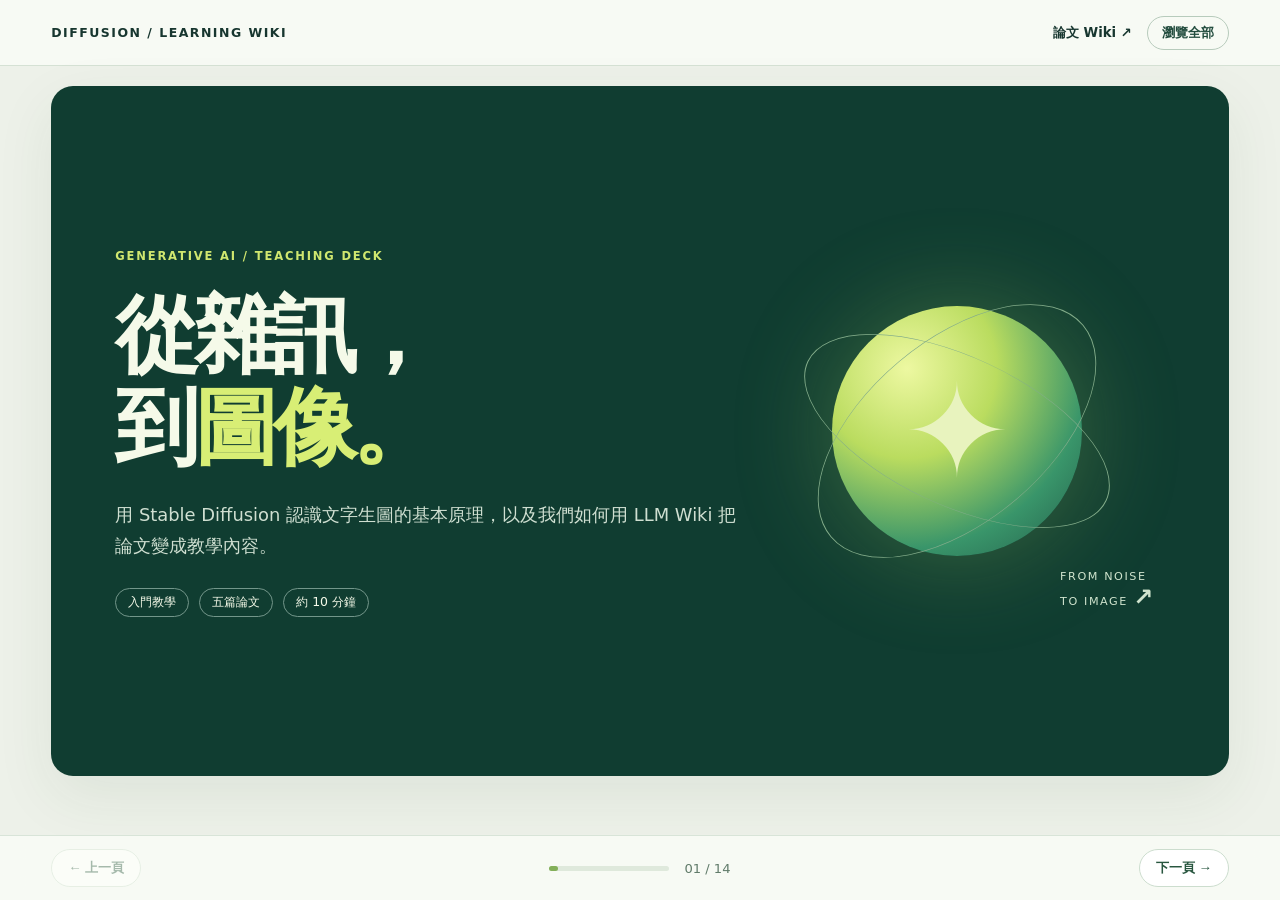
<file: docs/index.html>
<!doctype html><html lang="zh-Hant"><head><meta charset="utf-8"><meta name="viewport" content="width=device-width,initial-scale=1"><title>從雜訊到圖像｜Stable Diffusion 教學簡報</title><link rel="stylesheet" href="slides.css"><script defer src="slides.js"></script></head><body><header class="topbar"><div class="brand">DIFFUSION / LEARNING WIKI</div><nav class="toplinks" aria-label="頁面導覽"><a href="wiki.html">論文 Wiki ↗</a><button id="overview" type="button" aria-pressed="false">瀏覽全部</button></nav></header><main class="stage"><section class="slide cover" id="slide-1" aria-label="第 1 頁：封面" aria-hidden="false"><div class="hero"><div><span class="eyebrow">GENERATIVE AI  /  TEACHING DECK</span><h1>從雜訊，<br>到<span>圖像。</span></h1><p class="lead">用 Stable Diffusion 認識文字生圖的基本原理，以及我們如何用 LLM Wiki 把論文變成教學內容。</p><div class="tags"><span>入門教學</span><span>五篇論文</span><span>約 10 分鐘</span></div></div><div class="hero-art" aria-label="從雜訊到圖像的概念插畫"><div class="orbit a"></div><div class="orbit b"></div><div class="orb"><span>✦</span></div><div class="art-label">FROM NOISE<br>TO IMAGE <b>↗</b></div></div></div></section><section class="slide " id="slide-2" aria-label="第 2 頁：學習地圖" aria-hidden="true"><div class="eyebrow">01 / WHAT YOU WILL LEARN</div><h2>這份簡報會帶你理解什麼？</h2><p class="intro">先看整體，再逐步拆開模型。最後回到 Wiki，看看內容是怎麼被整理與檢查的。</p><div class="card-grid three"><article class="card"><b class="index">01</b><h3>為什麼是雜訊？</h3><p>認識訓練時加噪，以及生成時反覆去噪。</p></article><article class="card"><b class="index">02</b><h3>文字怎麼影響畫面？</h3><p>理解文字編碼、潛空間與交叉注意力。</p></article><article class="card"><b class="index">03</b><h3>論文如何變成簡報？</h3><p>看五篇資料、檢查迴圈與實際修正紀錄。</p></article></div></section><section class="slide " id="slide-3" aria-label="第 3 頁：整體流程" aria-hidden="true"><div class="eyebrow">02 / THE BIG PICTURE</div><h2>一句話如何變成一張圖？</h2><p class="intro">以下以早期 Stable Diffusion 類型的潛在擴散架構為例；不同版本可能採用不同元件。</p><div class="pipeline"><div><i>01</i><strong>文字提示</strong><small>「窗邊的橘貓」</small></div><b>→</b><div><i>02</i><strong>文字編碼</strong><small>轉成數值表示</small></div><b>→</b><div><i>03</i><strong>潛空間去噪</strong><small>反覆調整雜訊</small></div><b>→</b><div><i>04</i><strong>解碼器</strong><small>轉成可見圖片</small></div></div><div class="callout"><b>先記住：</b>文字提供方向；從隨機雜訊到結果，需要模型反覆運算。</div><div class="citations">資料來源： <a href="wiki.html#paper-2">[2]</a> <a href="wiki.html#paper-3">[3]</a></div></section><section class="slide " id="slide-4" aria-label="第 4 頁：訓練與生成" aria-hidden="true"><div class="eyebrow">03 / TWO DIRECTIONS</div><h2>先分清楚：訓練與生成</h2><div class="two"><article class="compare"><span class="pill">TRAINING · 訓練</span><h3>學會如何去噪</h3><div class="mini-flow"><span>原始圖片</span><b>→</b><span>加上雜訊</span><b>→</b><span>學習預測</span></div><p>對訓練圖片加入不同程度的雜訊，讓模型學會預測加入的雜訊。</p></article><article class="compare dark"><span class="pill">GENERATION · 生成</span><h3>用學到的方法畫圖</h3><div class="mini-flow"><span>隨機雜訊</span><b>→</b><span>逐步去噪</span><b>→</b><span>產生圖片</span></div><p>使用已訓練好的模型，從新的隨機雜訊反覆取樣；它並不是在修復某一張指定的原圖。</p></article></div><div class="citations">資料來源： <a href="wiki.html#paper-1">[1]</a></div></section><section class="slide " id="slide-5" aria-label="第 5 頁：擴散模型" aria-hidden="true"><div class="eyebrow">04 / DIFFUSION</div><h2>為什麼要從雜訊開始？</h2><div class="visual-pair"><div class="noise-story"><div class="noise n1"></div><span>→</span><div class="noise n2"></div><span>→</span><div class="noise n3"><b>✦</b></div></div><div><h3>把複雜任務拆成許多小步</h3><p>DDPM 訓練模型預測雜訊；生成時，模型在每一個時間步估計調整方向，逐步得到有結構的結果。</p><div class="note">左側是概念示意，不是模型的真實中間輸出。</div></div></div><div class="citations">資料來源： <a href="wiki.html#paper-1">[1]</a></div></section><section class="slide " id="slide-6" aria-label="第 6 頁：潛空間" aria-hidden="true"><div class="eyebrow">05 / LATENT SPACE</div><h2>不直接畫在完整像素上</h2><div class="visual-pair"><div><div class="latent-vis"><div class="big-grid"><span>完整圖片</span></div><b>→</b><div class="small-grid"><span>潛在表示</span></div><b>→</b><div class="big-grid out"><span>解碼圖片</span></div></div></div><div><h3>先壓縮，再去噪</h3><p>自編碼器學會將圖片壓縮為較小的潛在表示；擴散過程在這個空間進行，最後由解碼器轉回圖片。</p><div class="note">壓縮可降低計算負擔，但太多壓縮也可能損失細節。</div></div></div><div class="citations">資料來源： <a href="wiki.html#paper-2">[2]</a></div></section><section class="slide " id="slide-7" aria-label="第 7 頁：文字與注意力" aria-hidden="true"><div class="eyebrow">06 / TEXT CONDITIONING</div><h2>「橘貓」如何影響生成？</h2><div class="card-grid three"><article class="card"><span class="pill">INPUT</span><h3>提示詞</h3><p>例如：「一隻橘貓，坐在窗邊，陽光灑進房間」。</p></article><article class="card"><span class="pill">ENCODE</span><h3>文字編碼</h3><p>文字編碼器把描述轉成數值表示；部分早期版本使用 CLIP 文字編碼器。</p></article><article class="card"><span class="pill">GUIDE</span><h3>交叉注意力</h3><p>讓去噪網路在處理圖像表示時，利用文字條件調整生成方向。</p></article></div><div class="callout"><b>注意：</b>CLIP 本身不是圖片生成器；它的文字編碼器可作為部分模型的元件。</div><div class="citations">資料來源： <a href="wiki.html#paper-2">[2]</a> <a href="wiki.html#paper-3">[3]</a></div></section><section class="slide " id="slide-8" aria-label="第 8 頁：CFG" aria-hidden="true"><div class="eyebrow">07 / GUIDANCE SCALE</div><h2>更聽話，一定更好嗎？</h2><div class="visual-pair"><div class="meter"><div class="meter-head"><b>文字引導強度</b><span>示意，不是建議數值</span></div><div class="meter-line"><i></i></div><div class="meter-label"><span>較弱</span><span>適中</span><span>較強</span></div></div><div><h3>無分類器引導 CFG</h3><p>結合有條件與無條件預測，調整文字條件對取樣的影響。引導強度可能改變提示詞遵循程度、品質與多樣性。</p><div class="note">效果視模型、提示詞與參數而定，並非數值越高越好。</div></div></div><div class="citations">資料來源： <a href="wiki.html#paper-4">[4]</a></div></section><section class="slide " id="slide-9" aria-label="第 9 頁：比較 Imagen" aria-hidden="true"><div class="eyebrow">08 / MODEL COMPARISON</div><h2>同樣文字生圖，也能有不同設計</h2><div class="comparison"><div class="row head"><span>比較項目</span><span>Stable Diffusion 類型</span><span>Imagen 論文</span></div><div class="row"><b>主要想法</b><span>在壓縮後的潛空間擴散</span><span>文字條件擴散，並分階段超解析度放大</span></div><div class="row"><b>文字處理</b><span>部分早期版本使用 CLIP 文字編碼器</span><span>使用預訓練的 T5 文字編碼器</span></div><div class="row"><b>提醒</b><span>不同版本細節可能不同</span><span>Imagen 是獨立模型，不是 SD 的組件</span></div></div><div class="citations">資料來源： <a href="wiki.html#paper-2">[2]</a> <a href="wiki.html#paper-3">[3]</a> <a href="wiki.html#paper-5">[5]</a></div></section><section class="slide " id="slide-10" aria-label="第 10 頁：常見誤解" aria-hidden="true"><div class="eyebrow">09 / CHECK YOUR UNDERSTANDING</div><h2>快速檢查：這些說法正確嗎？</h2><div class="qa"><details><summary>生成就是把某張原圖上的雜訊擦乾淨？</summary><p>不是。訓練使用帶噪資料學習；一般生成時從新的隨機雜訊出發。特定的圖生圖或修補另有輸入圖片。</p></details><details><summary>所有 Stable Diffusion 版本都使用完全相同的文字編碼器？</summary><p>不是。架構與元件會因版本而不同，這裡的說明以部分早期版本為例。</p></details><details><summary>CFG 越高，圖片一定越好？</summary><p>不一定。品質、提示詞遵循與多樣性可能互相取捨，要看模型與設定。</p></details></div><p class="hint">點擊題目展開答案。</p><div class="citations">資料來源： <a href="wiki.html#paper-1">[1]</a> <a href="wiki.html#paper-2">[2]</a> <a href="wiki.html#paper-3">[3]</a> <a href="wiki.html#paper-4">[4]</a></div></section><section class="slide " id="slide-11" aria-label="第 11 頁：五篇文獻" aria-hidden="true"><div class="eyebrow">10 / THE KNOWLEDGE BASE</div><h2>背後不是一篇文章，而是五篇論文</h2><p class="intro">Wiki 先整理每篇論文，再把不同概念串起來。點擊引用可以查閱各篇來源與限制。</p><div class="paper-list"><div><b>01</b><span>DDPM</span><small>前向加噪與反向去噪</small></div><div><b>02</b><span>LDM</span><small>潛空間與文字條件</small></div><div><b>03</b><span>CLIP</span><small>圖文配對與表示學習</small></div><div><b>04</b><span>CFG</span><small>有條件與無條件引導</small></div><div><b>05</b><span>Imagen</span><small>另一種文字生圖設計</small></div></div><a class="inline-link" href="wiki.html">開啟完整 Wiki 與原文來源 ↗</a><div class="citations">資料來源： <a href="wiki.html#paper-1">[1]</a> <a href="wiki.html#paper-2">[2]</a> <a href="wiki.html#paper-3">[3]</a> <a href="wiki.html#paper-4">[4]</a> <a href="wiki.html#paper-5">[5]</a></div></section><section class="slide " id="slide-12" aria-label="第 12 頁：流程設計" aria-hidden="true"><div class="eyebrow">11 / LOOP & GRAPH</div><h2>從論文到簡報：怎麼避免錯誤？</h2><div class="pipeline process"><div><i>01</i><strong>取得原文</strong><small>確認能讀取</small></div><b>→</b><div><i>02</i><strong>整理 Wiki</strong><small>重點、來源、限制</small></div><b>→</b><div><i>03</i><strong>製作簡報</strong><small>根據 Wiki 撰寫</small></div><b>→</b><div><i>04</i><strong>檢查修正</strong><small>發現問題後重跑</small></div></div><div class="two compact"><div class="callout"><b>新增一篇論文：</b>重複取得、閱讀、整理與更新。</div><div class="callout"><b>簡報發現問題：</b>回查對應來源與 Wiki，只修正相關內容，再檢查。</div></div><p class="hint">這是流程設計；本次實作的是小型檢查 loop，沒有宣稱完成自動化多代理 Graph。</p></section><section class="slide " id="slide-13" aria-label="第 13 頁：實際檢查" aria-hidden="true"><div class="eyebrow">12 / ACTUAL CHECK</div><h2>我們實際發現了什麼？</h2><div class="timeline"><div><b>01</b><section><strong>第一輪：引用不夠好追查</strong><p>簡報有論文編號，但沒有直達各篇 Wiki 條目的連結。</p></section></div><div><b>02</b><section><strong>修正：加入論文錨點</strong><p>將引用連到對應論文頁，讓讀者可以查回來源。</p></section></div><div><b>03</b><section><strong>第二輪：重新執行程式檢查</strong><p>改版後重新執行檢查，相對連結、五篇引用覆蓋、筆記及 PDF 檔頭皆通過。</p></section></div></div><div class="note">機器檢查不等於內容完全正確；還需要審查來源忠實度與實際畫面。</div></section><section class="slide " id="slide-14" aria-label="第 14 頁：反思與結尾" aria-hidden="true"><div class="eyebrow">13 / REFLECTION</div><h2>把檢查，放到更前面</h2><div class="two"><article class="compare"><span class="pill">實際遇到</span><h3>原文取得受阻</h3><p>初次整理時，兩篇 PDF 因閱讀工具大小限制無法直接讀取，後來改查會議官方全文。</p></article><article class="compare dark"><span class="pill">流程調整</span><h3>先確認可讀再整理</h3><p>把原文可讀性檢查移到摘要前；引用檢查也放在交付前，避免錯誤一路帶到簡報。</p></article></div><p class="hint">我們沒有完整統計各節點的錯誤次數，因此不能斷言哪個節點最常出錯。</p><div class="endlinks"><a href="wiki.html">查看 Wiki 與五篇論文 ↗</a><a href="#slide-1">回到封面 ↑</a></div></section></main><nav class="controls" aria-label="投影片控制"><button type="button" id="prev">← 上一頁</button><div class="center-controls"><div class="progress" aria-hidden="true"><span id="progress"></span></div><span id="count" aria-live="polite">01 / 14</span></div><button type="button" id="next">下一頁 →</button></nav><noscript><style>.slide{display:flex;flex-direction:column;margin-bottom:20px}.controls{display:none}</style></noscript></body></html>
</file>
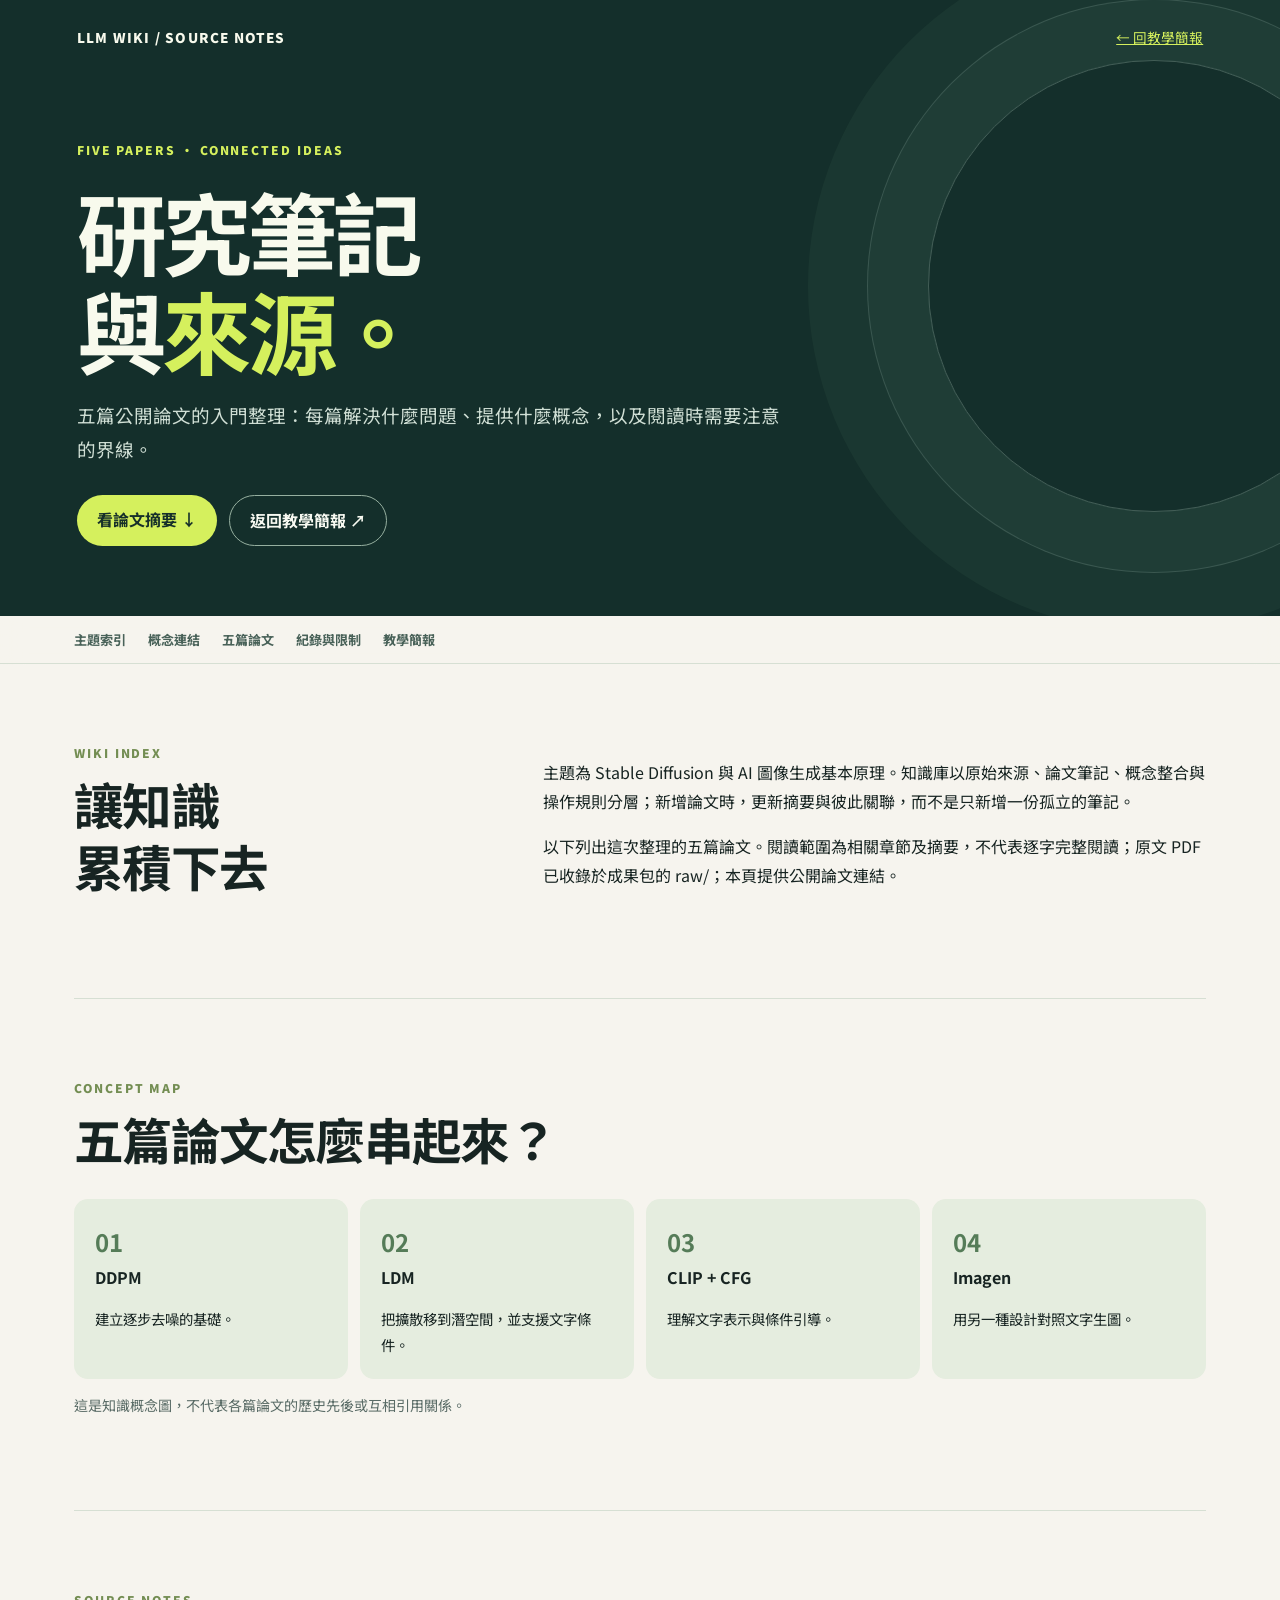
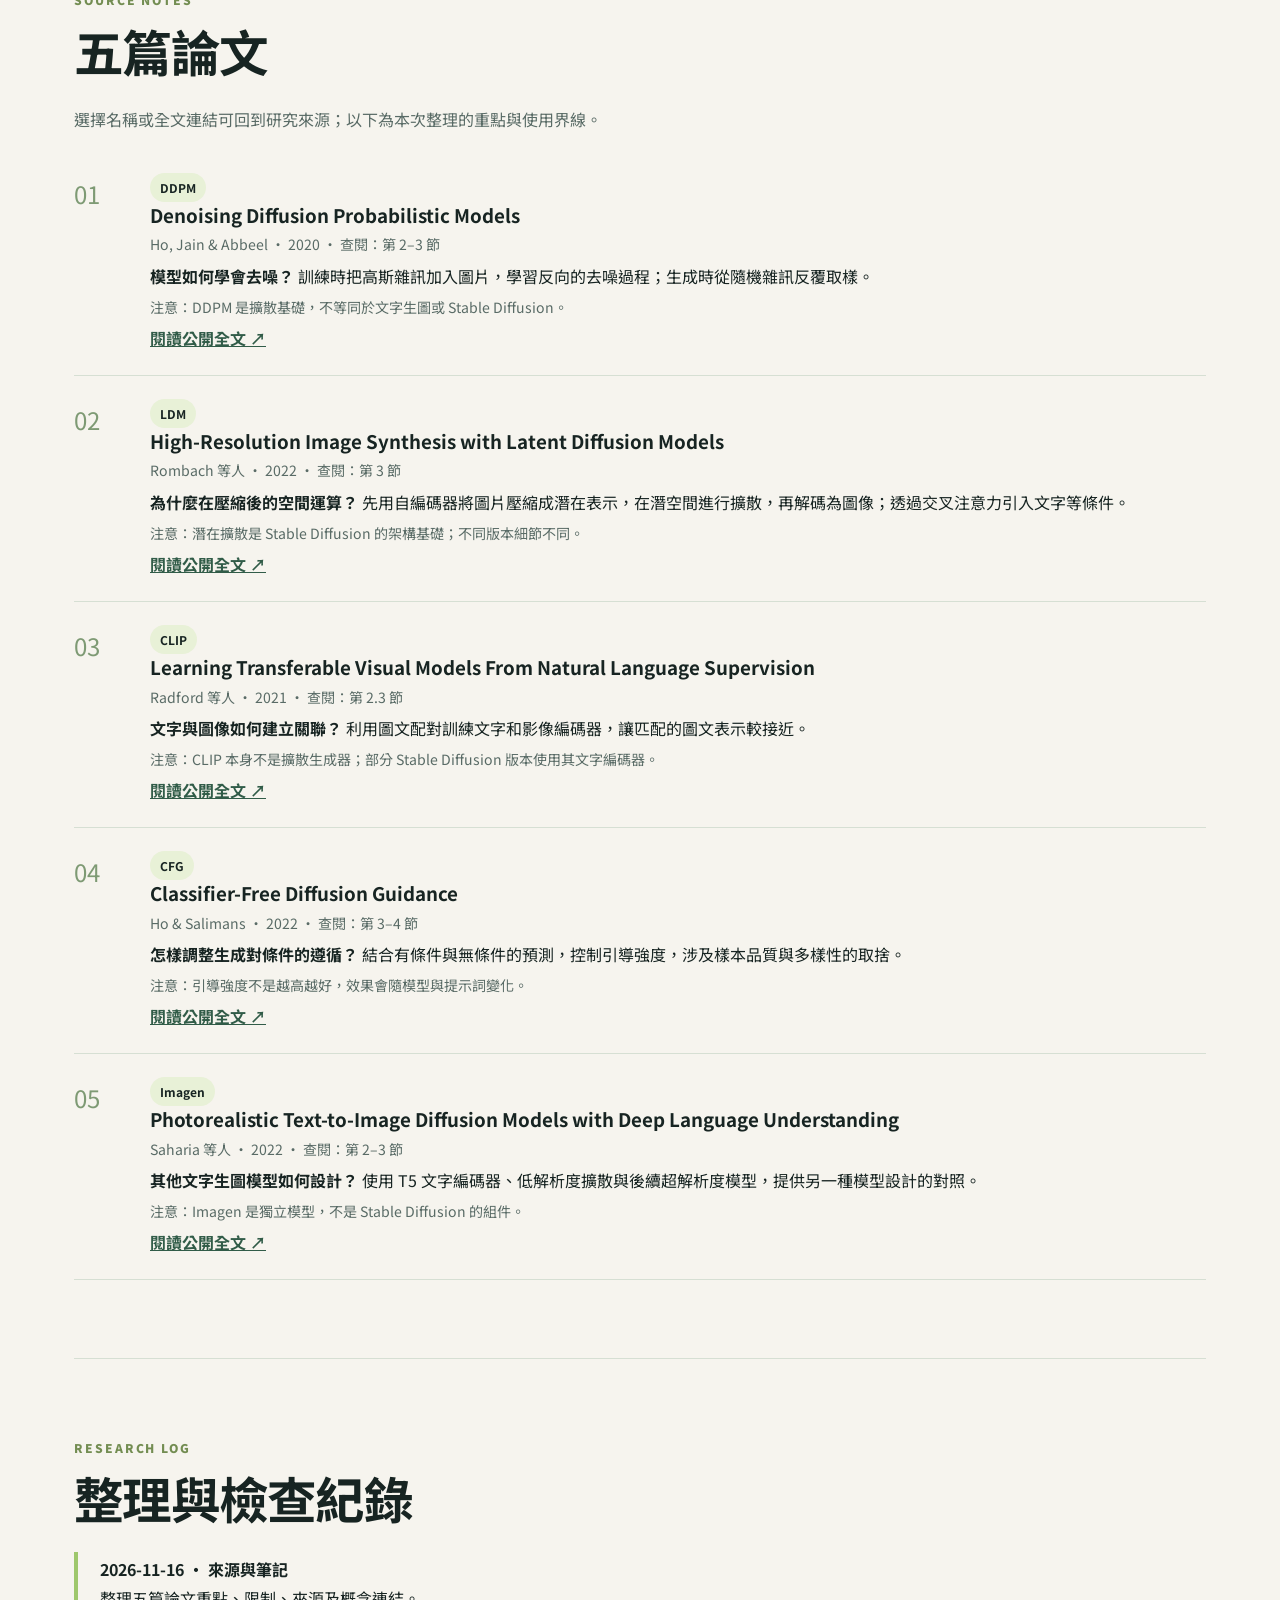
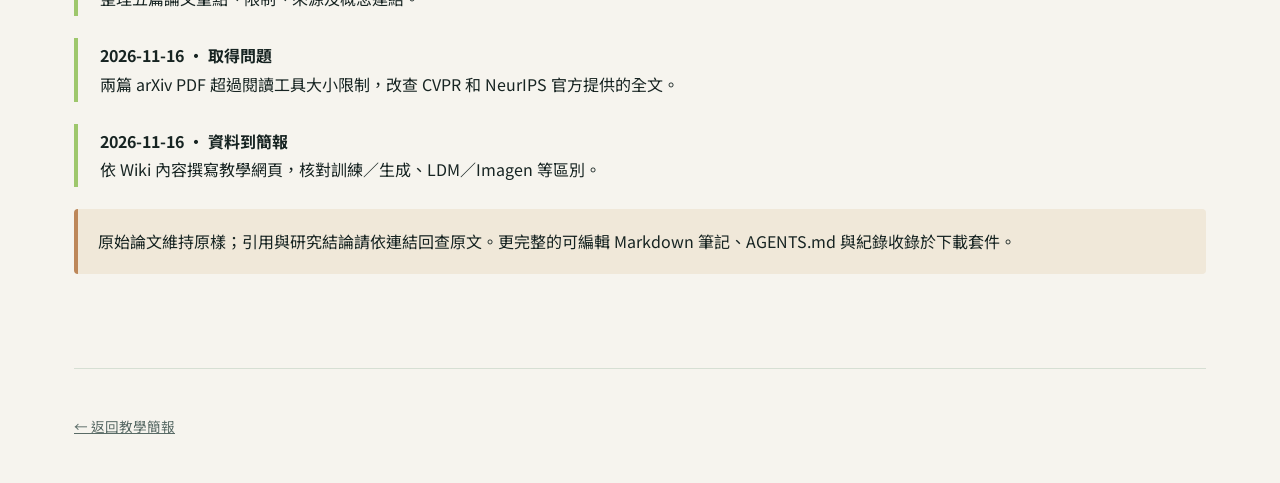
<file: docs/wiki.html>
<!doctype html><html lang="zh-Hant"><head><meta charset="utf-8"><meta name="viewport" content="width=device-width,initial-scale=1"><meta name="description" content="Stable Diffusion 教學與 LLM Wiki 作業成果"><link rel="stylesheet" href="style.css"><title>從雜訊到圖像｜論文筆記與來源</title></head><body><header><div class="top"><div class="mark">LLM WIKI / SOURCE NOTES</div><a href="index.html">← 回教學簡報</a></div><div class="hero"><div class="kicker">FIVE PAPERS · CONNECTED IDEAS</div><h1>研究筆記<br>與<em>來源。</em></h1><p class="lead">五篇公開論文的入門整理：每篇解決什麼問題、提供什麼概念，以及閱讀時需要注意的界線。</p><div class="buttons"><a class="btn" href="#papers">看論文摘要 ↓</a><a class="btn alt" href="index.html">返回教學簡報 ↗</a></div></div></header><nav class="nav" aria-label="Wiki 導覽"><a href="#index">主題索引</a><a href="#concept">概念連結</a><a href="#papers">五篇論文</a><a href="#record">紀錄與限制</a><a href="index.html">教學簡報</a></nav><main class="wrap"><section id="index" class="section split"><div><div class="label">WIKI INDEX</div><h2>讓知識<br>累積下去</h2></div><div><p>主題為 Stable Diffusion 與 AI 圖像生成基本原理。知識庫以原始來源、論文筆記、概念整合與操作規則分層；新增論文時，更新摘要與彼此關聯，而不是只新增一份孤立的筆記。</p><p>以下列出這次整理的五篇論文。閱讀範圍為相關章節及摘要，不代表逐字完整閱讀；原文 PDF 已收錄於成果包的 raw/；本頁提供公開論文連結。</p></div></section><section id="concept" class="section"><div class="label">CONCEPT MAP</div><h2>五篇論文怎麼串起來？</h2><div class="steps"><div class="step"><b>01</b><strong>DDPM</strong><p>建立逐步去噪的基礎。</p></div><div class="step"><b>02</b><strong>LDM</strong><p>把擴散移到潛空間，並支援文字條件。</p></div><div class="step"><b>03</b><strong>CLIP + CFG</strong><p>理解文字表示與條件引導。</p></div><div class="step"><b>04</b><strong>Imagen</strong><p>用另一種設計對照文字生圖。</p></div></div><p class="small">這是知識概念圖，不代表各篇論文的歷史先後或互相引用關係。</p></section><section id="papers" class="section"><div class="label">SOURCE NOTES</div><h2>五篇論文</h2><p class="sub">選擇名稱或全文連結可回到研究來源；以下為本次整理的重點與使用界線。</p><article class="paper"><div class="n" id="paper-1">01</div><div><span class="tag">DDPM</span><h3>Denoising Diffusion Probabilistic Models</h3><p class="small">Ho, Jain & Abbeel · 2020 · 查閱：第 2–3 節</p><p><b>模型如何學會去噪？</b> 訓練時把高斯雜訊加入圖片，學習反向的去噪過程；生成時從隨機雜訊反覆取樣。</p><p class="small">注意：DDPM 是擴散基礎，不等同於文字生圖或 Stable Diffusion。</p><a href="https://arxiv.org/pdf/2006.11239">閱讀公開全文 ↗</a></div></article><article class="paper"><div class="n" id="paper-2">02</div><div><span class="tag">LDM</span><h3>High-Resolution Image Synthesis with Latent Diffusion Models</h3><p class="small">Rombach 等人 · 2022 · 查閱：第 3 節</p><p><b>為什麼在壓縮後的空間運算？</b> 先用自編碼器將圖片壓縮成潛在表示，在潛空間進行擴散，再解碼為圖像；透過交叉注意力引入文字等條件。</p><p class="small">注意：潛在擴散是 Stable Diffusion 的架構基礎；不同版本細節不同。</p><a href="https://openaccess.thecvf.com/content/CVPR2022/papers/Rombach_High-Resolution_Image_Synthesis_With_Latent_Diffusion_Models_CVPR_2022_paper.pdf">閱讀公開全文 ↗</a></div></article><article class="paper"><div class="n" id="paper-3">03</div><div><span class="tag">CLIP</span><h3>Learning Transferable Visual Models From Natural Language Supervision</h3><p class="small">Radford 等人 · 2021 · 查閱：第 2.3 節</p><p><b>文字與圖像如何建立關聯？</b> 利用圖文配對訓練文字和影像編碼器，讓匹配的圖文表示較接近。</p><p class="small">注意：CLIP 本身不是擴散生成器；部分 Stable Diffusion 版本使用其文字編碼器。</p><a href="https://arxiv.org/pdf/2103.00020">閱讀公開全文 ↗</a></div></article><article class="paper"><div class="n" id="paper-4">04</div><div><span class="tag">CFG</span><h3>Classifier-Free Diffusion Guidance</h3><p class="small">Ho & Salimans · 2022 · 查閱：第 3–4 節</p><p><b>怎樣調整生成對條件的遵循？</b> 結合有條件與無條件的預測，控制引導強度，涉及樣本品質與多樣性的取捨。</p><p class="small">注意：引導強度不是越高越好，效果會隨模型與提示詞變化。</p><a href="https://arxiv.org/pdf/2207.12598">閱讀公開全文 ↗</a></div></article><article class="paper"><div class="n" id="paper-5">05</div><div><span class="tag">Imagen</span><h3>Photorealistic Text-to-Image Diffusion Models with Deep Language Understanding</h3><p class="small">Saharia 等人 · 2022 · 查閱：第 2–3 節</p><p><b>其他文字生圖模型如何設計？</b> 使用 T5 文字編碼器、低解析度擴散與後續超解析度模型，提供另一種模型設計的對照。</p><p class="small">注意：Imagen 是獨立模型，不是 Stable Diffusion 的組件。</p><a href="https://proceedings.neurips.cc/paper_files/paper/2022/file/ec795aeadae0b7d230fa35cbaf04c041-Paper-Conference.pdf">閱讀公開全文 ↗</a></div></article></section><section id="record" class="section"><div class="label">RESEARCH LOG</div><h2>整理與檢查紀錄</h2><div class="audit"><strong>2026-11-16 · 來源與筆記</strong>整理五篇論文重點、限制、來源及概念連結。</div><div class="audit"><strong>2026-11-16 · 取得問題</strong>兩篇 arXiv PDF 超過閱讀工具大小限制，改查 CVPR 和 NeurIPS 官方提供的全文。</div><div class="audit"><strong>2026-11-16 · 資料到簡報</strong>依 Wiki 內容撰寫教學網頁，核對訓練／生成、LDM／Imagen 等區別。</div><p class="note">原始論文維持原樣；引用與研究結論請依連結回查原文。更完整的可編輯 Markdown 筆記、AGENTS.md 與紀錄收錄於下載套件。</p></section><footer class="footer"><a href="index.html">← 返回教學簡報</a></footer></main></body></html>
</file>
<file: docs/slides.css>
*{box-sizing:border-box}html,body{margin:0;min-height:100%;font-family:system-ui,-apple-system,"Noto Sans TC",sans-serif;background:#edf1e9;color:#17362f}button,a,summary{touch-action:manipulation}a{color:inherit}button:focus-visible,a:focus-visible,summary:focus-visible{outline:3px solid #da814c;outline-offset:4px}.topbar{height:66px;padding:0 4vw;display:flex;align-items:center;justify-content:space-between;gap:20px;border-bottom:1px solid #d5e1d4;background:#f7faf4}.brand{font-weight:850;font-size:.78rem;letter-spacing:.12em}.toplinks{display:flex;align-items:center;gap:15px;font-size:.83rem;font-weight:700}.toplinks a{text-decoration:none}.toplinks button{border:1px solid #b7cbbc;border-radius:30px;padding:7px 14px;background:transparent;color:#224c3e;font-weight:700;cursor:pointer}.stage{max-width:1500px;margin:auto;padding:20px 4vw 76px}.slide{display:none;position:relative;min-height:min(690px,calc(100vh - 175px));border-radius:22px;background:#fff;box-shadow:0 20px 60px #274f2c14;padding:clamp(28px,5vw,72px);overflow:hidden}.slide.active{display:flex;flex-direction:column;justify-content:center}.slide.cover{background:#103d31;color:#f5fae9}.eyebrow{font-weight:850;letter-spacing:.16em;color:#759a50;font-size:.72rem}.cover .eyebrow{color:#d0e76f}h1{font-size:clamp(3.2rem,6.6vw,7rem);letter-spacing:-.06em;line-height:1.08;margin:26px 0}h1 span{color:#d8ee75}h2{font-size:clamp(2rem,3.5vw,3.65rem);letter-spacing:-.04em;line-height:1.2;margin:12px 0 17px}h3{font-size:clamp(1.2rem,1.6vw,1.55rem);line-height:1.35;margin:15px 0}p{font-size:clamp(1rem,1.12vw,1.14rem);line-height:1.75;margin:0}.intro{max-width:850px;color:#587269}.lead{color:#cfdfd1;max-width:650px;font-size:1.12rem}.hero{display:grid;grid-template-columns:1.2fr .8fr;align-items:center;gap:10px}.tags{display:flex;gap:10px;flex-wrap:wrap;margin-top:26px}.tags span{padding:5px 12px;border:1px solid #73968a;border-radius:50px;font-size:.78rem}.hero-art{height:390px;position:relative;display:grid;place-items:center}.orb{width:250px;height:250px;border-radius:50%;background:radial-gradient(circle at 30% 25%,#edf8a1,#badc5f 35%,#39956a 70%,#235c4a);box-shadow:0 0 100px #b8e76b42;display:grid;place-items:center}.orb span{font-size:8rem;color:#e8f3be}.orbit{position:absolute;width:330px;height:330px;border:1px solid #83ac8a;border-radius:50%;transform:rotate(25deg) scaleY(.45)}.orbit.b{transform:rotate(-40deg) scaleY(.55)}.art-label{position:absolute;bottom:15px;right:10px;color:#d0e4ce;letter-spacing:.14em;font-size:.7rem}.art-label b{font-size:1.5rem}.card-grid{display:grid;gap:16px;margin:32px 0 0}.three{grid-template-columns:repeat(3,minmax(0,1fr))}.card,.compare{border:1px solid #dfe9dc;background:#f7faf5;border-radius:16px;padding:25px}.card p,.compare p{color:#587269}.index{font-size:2rem;color:#9bbd65}.pill{background:#e5efda;color:#497648;font-size:.72rem;font-weight:800;letter-spacing:.08em;padding:6px 10px;border-radius:40px}.two{display:grid;grid-template-columns:1fr 1fr;gap:18px;margin-top:25px}.compare.dark{background:#163f34;color:#f2f8eb;border-color:#163f34}.compare.dark p{color:#cee0d3}.compare.dark .pill{background:#d7eb83;color:#31523b}.mini-flow{display:flex;align-items:center;gap:9px;flex-wrap:wrap;margin:28px 0}.mini-flow span{padding:9px 12px;border-radius:8px;background:#e6eee4;font-size:.85rem}.dark .mini-flow span{background:#315f4c}.mini-flow b{color:#8cb658}.pipeline{display:grid;grid-template-columns:1fr auto 1fr auto 1fr auto 1fr;gap:12px;align-items:stretch;margin:35px 0 8px}.pipeline>div{background:#eff5e9;border-radius:16px;padding:22px;display:flex;flex-direction:column;gap:10px;min-width:0}.pipeline>div i{font-style:normal;color:#83a956;font-size:.8rem;font-weight:900}.pipeline strong{font-size:1.15rem}.pipeline small{color:#607a6e}.pipeline>b{align-self:center;font-size:1.4rem;color:#81a866}.callout,.note{background:#edf4e4;border-left:4px solid #a6cc6a;padding:15px 20px;border-radius:4px;margin-top:28px;color:#365a4b}.note{background:#f5f0e5;border-color:#d4ae6f;font-size:.9rem}.visual-pair{display:grid;grid-template-columns:1fr 1fr;align-items:center;gap:45px;margin-top:20px}.noise-story,.latent-vis{background:#eef4e9;border-radius:20px;min-height:240px;display:flex;align-items:center;justify-content:center;gap:14px;padding:20px}.noise-story>span,.latent-vis>b{color:#7fa35b;font-size:1.5rem}.noise{width:25%;aspect-ratio:1;border-radius:12px;background-color:#596b60;background-image:repeating-conic-gradient(#c6d5ba 0 25%,#617667 0 50%);background-size:5px 5px}.n2{background-size:12px 12px;opacity:.7}.n3{display:grid;place-items:center;background:#c4df91}.n3 b{font-size:4rem;color:#486f51}.big-grid,.small-grid{height:150px;width:30%;background:linear-gradient(140deg,#85b786,#d7e99e);border-radius:12px;display:flex;align-items:end;padding:8px;color:#214c3b;font-size:.7rem;font-weight:800}.small-grid{width:21%;height:90px;background:#9ab97c}.out{background:linear-gradient(45deg,#8db591,#d5c79a)}.meter{background:#eaf2e6;border-radius:18px;padding:38px 30px}.meter-head,.meter-label{display:flex;justify-content:space-between;gap:5px}.meter-head span,.meter-label{font-size:.76rem;color:#70877a}.meter-line{height:12px;border-radius:20px;background:linear-gradient(90deg,#c4d9ab,#6ba878,#234e3d);margin:32px 0 12px;position:relative}.meter-line i{position:absolute;left:55%;top:-7px;width:26px;height:26px;background:white;border:4px solid #4c8c63;border-radius:50%}.comparison{border:1px solid #dce8da;border-radius:16px;overflow:hidden;margin-top:25px}.row{display:grid;grid-template-columns:.7fr 1.3fr 1.3fr}.row>*{padding:15px;border-bottom:1px solid #e5eee3;font-size:.94rem}.row.head{background:#163f34;color:#f7fbef;font-weight:800}.row:last-child>*{border-bottom:0}.qa{display:grid;gap:12px;margin-top:20px}.qa details{border:1px solid #dce8da;border-radius:12px;background:#f8fbf6;padding:14px 20px}.qa summary{cursor:pointer;font-weight:750}.qa details p{color:#587269;font-size:.95rem;padding:13px 0 2px}.hint{color:#748b7e;font-size:.82rem;margin-top:16px}.paper-list{display:grid;grid-template-columns:repeat(5,1fr);gap:10px;margin:28px 0}.paper-list div{background:#f1f6ed;border-radius:12px;padding:15px;display:flex;flex-direction:column;gap:8px}.paper-list b{color:#8cac65}.paper-list span{font-weight:850}.paper-list small{color:#5d7669;line-height:1.5}.inline-link,.endlinks a{font-weight:800;color:#376c4d}.timeline{display:grid;gap:14px;margin-top:16px}.timeline>div{display:flex;gap:18px;align-items:start}.timeline b{background:#e5efd8;color:#517b4b;min-width:38px;height:38px;display:grid;place-items:center;border-radius:50%}.timeline section{border-bottom:1px solid #e6eee3;padding:0 0 12px}.timeline p{color:#587269;font-size:.95rem}.endlinks{display:flex;gap:25px;margin-top:25px}.citations{font-size:.78rem;color:#6b8576;margin-top:25px}.citations a{font-weight:800;color:#3d7351}.cover .citations{color:#b8d4bf}.controls{position:fixed;bottom:0;left:0;right:0;height:65px;background:#f8fbf5ed;backdrop-filter:blur(12px);border-top:1px solid #d8e4d8;display:flex;align-items:center;justify-content:space-between;padding:0 4vw;gap:15px;z-index:10}.controls button{border:1px solid #ccddce;background:white;color:#28563f;border-radius:30px;padding:9px 16px;cursor:pointer;font-weight:700}.controls button:disabled{opacity:.4;cursor:default}.center-controls{display:flex;align-items:center;gap:15px;font-size:.82rem;color:#617b6a}.progress{width:120px;height:5px;border-radius:10px;background:#dfe9dc}.progress span{display:block;height:100%;background:#83af59;border-radius:10px}.overview .slide{display:flex;flex-direction:column;justify-content:center;margin-bottom:20px;min-height:600px}.overview .controls{position:sticky}.overview .slide .citations{margin-top:25px}@media(max-width:760px){.topbar{height:60px}.brand{font-size:.65rem}.toplinks{gap:9px;font-size:.72rem}.stage{padding:12px 12px 80px}.slide{padding:32px 24px;min-height:calc(100svh - 155px);border-radius:16px;overflow:visible}.slide.active{justify-content:flex-start}.cover.slide.active{justify-content:center}.hero,.visual-pair,.two,.three{grid-template-columns:1fr}.hero-art{height:155px;order:-1}.orb{width:130px;height:130px}.orb span{font-size:4rem}.orbit{width:150px;height:150px}.art-label{display:none}h1{font-size:3.5rem;margin:15px 0}h2{font-size:2rem}.card-grid{gap:8px;margin-top:18px}.card,.compare{padding:17px}.card p,.compare p{font-size:.93rem}.index{font-size:1.2rem}.pipeline{grid-template-columns:1fr 1fr;gap:8px;margin-top:20px}.pipeline>b{display:none}.pipeline>div{padding:14px}.pipeline strong{font-size:.95rem}.visual-pair{gap:14px}.noise-story,.latent-vis{min-height:150px}.big-grid{height:100px}.small-grid{height:60px}.paper-list{grid-template-columns:1fr 1fr;gap:7px;margin:16px 0}.paper-list div{padding:9px;gap:1px}.paper-list small{font-size:.7rem}.comparison{overflow:auto}.row{min-width:590px}.controls{padding:0 12px}.controls button{padding:8px 12px}.progress{width:55px}.center-controls{gap:8px}.mini-flow{margin:15px 0}.callout,.note{margin-top:15px}.overview .slide{min-height:0}.endlinks{flex-wrap:wrap}}@media print{body{background:#fff}.topbar,.controls{display:none}.stage{padding:0;max-width:none}.slide,.slide.active{display:flex;page-break-after:always;break-after:page;box-shadow:none;min-height:95vh;border-radius:0;justify-content:center}.qa details:not([open])>p{display:block}.cover{print-color-adjust:exact;-webkit-print-color-adjust:exact}}
</file>
<file: docs/style.css>
@import url('https://fonts.googleapis.com/css2?family=Noto+Sans+TC:wght@400;500;700;900&display=swap'); :root{--bg:#f6f4ee;--ink:#172422;--muted:#596b66;--accent:#d5f05d;--line:#d6dfd3;--dark:#142f2b}*{box-sizing:border-box}html{scroll-behavior:smooth}body{margin:0;background:var(--bg);color:var(--ink);font:16px/1.8 'Noto Sans TC',system-ui,sans-serif}a{color:inherit}a:focus-visible{outline:3px solid #c57747;outline-offset:4px}header{background:var(--dark);color:#f8faed;padding:25px max(6vw,20px) 70px;position:relative;overflow:hidden}header:after{content:'';position:absolute;right:-100px;top:60px;border:1px solid #69847a;border-radius:50%;width:450px;height:450px;box-shadow:0 0 0 60px #284940,0 0 0 61px #59786e,0 0 0 120px #203f36;opacity:.55;pointer-events:none}.top{display:flex;justify-content:space-between;gap:16px;position:relative;z-index:1}.mark{font-weight:900;letter-spacing:.09em;font-size:.84rem}.top a{color:#d5f05d;font-size:.85rem}.hero{position:relative;z-index:1;max-width:900px;padding-top:90px}.kicker,.label{font-size:.75rem;font-weight:900;letter-spacing:.16em;text-transform:uppercase;color:#738d52}header .kicker{color:#d5f05d}h1{font-size:clamp(3rem,7vw,6rem);line-height:1.1;letter-spacing:-.05em;margin:20px 0}h1 em{font-style:normal;color:var(--accent)}.lead{font-size:1.16rem;max-width:720px;color:#d0dfd5}.buttons{display:flex;gap:12px;flex-wrap:wrap;margin-top:30px}.btn{display:inline-block;border-radius:999px;padding:10px 20px;background:var(--accent);color:#17302a;font-weight:700;text-decoration:none}.btn.alt{background:transparent;border:1px solid #96b0a0;color:#f7f9f1}.wrap{max-width:1180px;margin:auto;padding:0 24px}.nav{position:sticky;top:0;z-index:5;background:#f6f4eef2;backdrop-filter:blur(12px);border-bottom:1px solid var(--line);display:flex;gap:22px;overflow:auto;padding:12px max(calc((100vw - 1132px)/2),24px);white-space:nowrap}.nav a{text-decoration:none;font-size:.82rem;font-weight:700;color:#496259}.section{padding:78px 0;border-bottom:1px solid var(--line);scroll-margin-top:65px}.split{display:grid;grid-template-columns:1fr 1.6fr;gap:55px}.section h2{font-size:clamp(2rem,4vw,3.1rem);line-height:1.25;margin:8px 0 24px;letter-spacing:-.035em}.section h3{line-height:1.4}.sub{color:var(--muted);max-width:720px}.grid{display:grid;grid-template-columns:repeat(3,1fr);gap:16px}.card{background:#fff;border:1px solid var(--line);padding:24px;border-radius:14px}.card h3{margin:4px 0 10px}.card p{color:#53645e;margin:0}.tag{display:inline-block;padding:4px 10px;border-radius:40px;background:#e8f1d7;font-size:.75rem;font-weight:700}.steps{display:grid;grid-template-columns:repeat(4,1fr);gap:12px;margin-top:30px}.step{background:#e5eddf;border-radius:14px;padding:21px;min-height:155px}.step b{display:block;font-size:1.5rem;color:#557c58}.step p{font-size:.9rem;margin-bottom:0}.darkbox{background:var(--dark);color:#f7f9f1;border-radius:18px;padding:32px;margin-top:22px}.darkbox p{color:#d1dfd6}.diagram{display:grid;grid-template-columns:repeat(3,1fr);gap:12px}.node{border:1px solid #85a294;border-radius:12px;padding:16px}.node strong{display:block;color:#d5f05d}.small{font-size:.88rem;color:var(--muted)}.audit{border-left:4px solid #9ec76c;padding:3px 0 3px 22px;margin:22px 0}.audit strong{display:block}.paper{display:grid;grid-template-columns:58px 1fr;gap:18px;padding:22px 0;border-bottom:1px solid var(--line)}.paper h3{margin:0}.paper p{margin:4px 0}.paper a{color:#315c48;font-weight:700}.paper .n{font-size:1.5rem;color:#7e9a74}.source{font-size:.8rem;color:#597362}.note{background:#f0e8d9;border-left:4px solid #bd8759;padding:18px 20px;border-radius:4px}.footer{padding:45px 0;color:var(--muted);font-size:.85rem}@media(max-width:760px){header{padding-bottom:50px}.hero{padding-top:55px}header:after{opacity:.18}.split,.grid,.steps,.diagram{grid-template-columns:1fr}.section{padding:50px 0}.step{min-height:0}.top{align-items:start}.nav{gap:18px}.paper{grid-template-columns:40px 1fr}}
.cite { color:#315c48; font-weight:700; text-decoration:underline; text-underline-offset:3px; }
</file>
